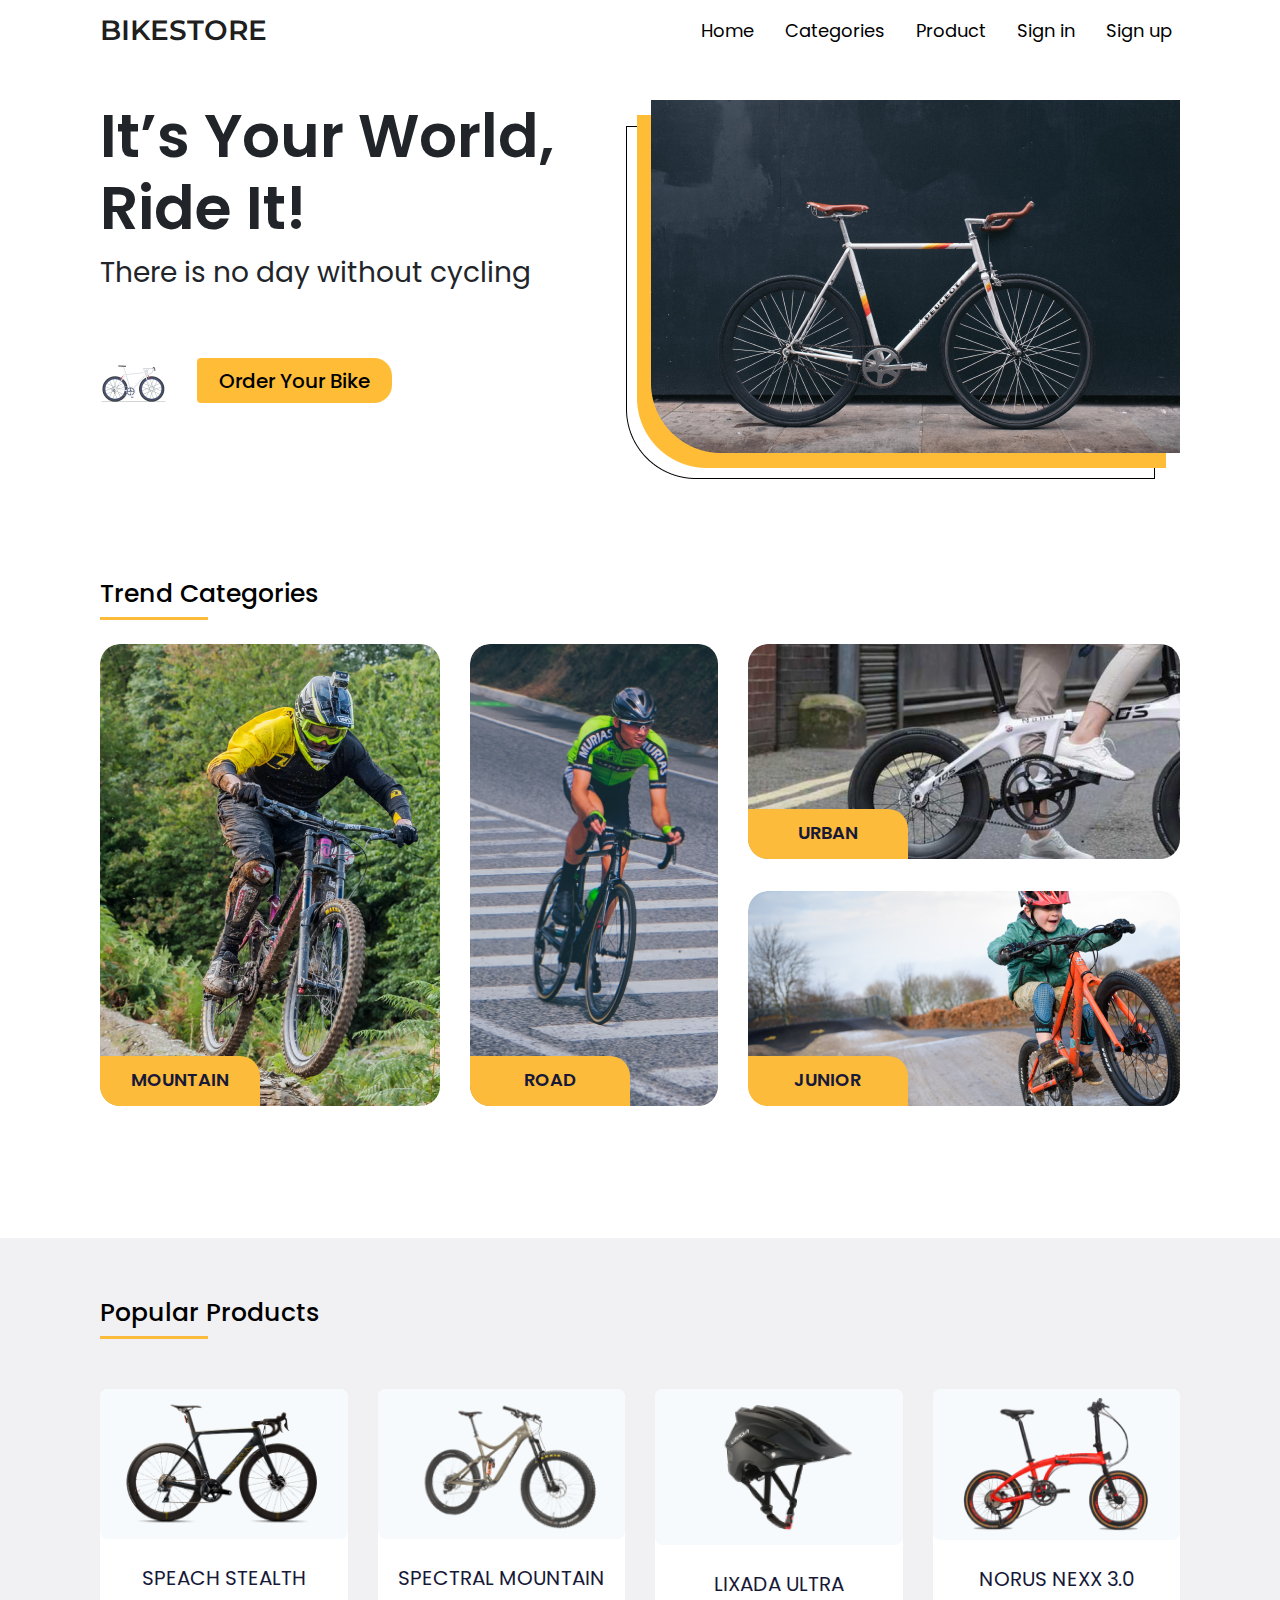
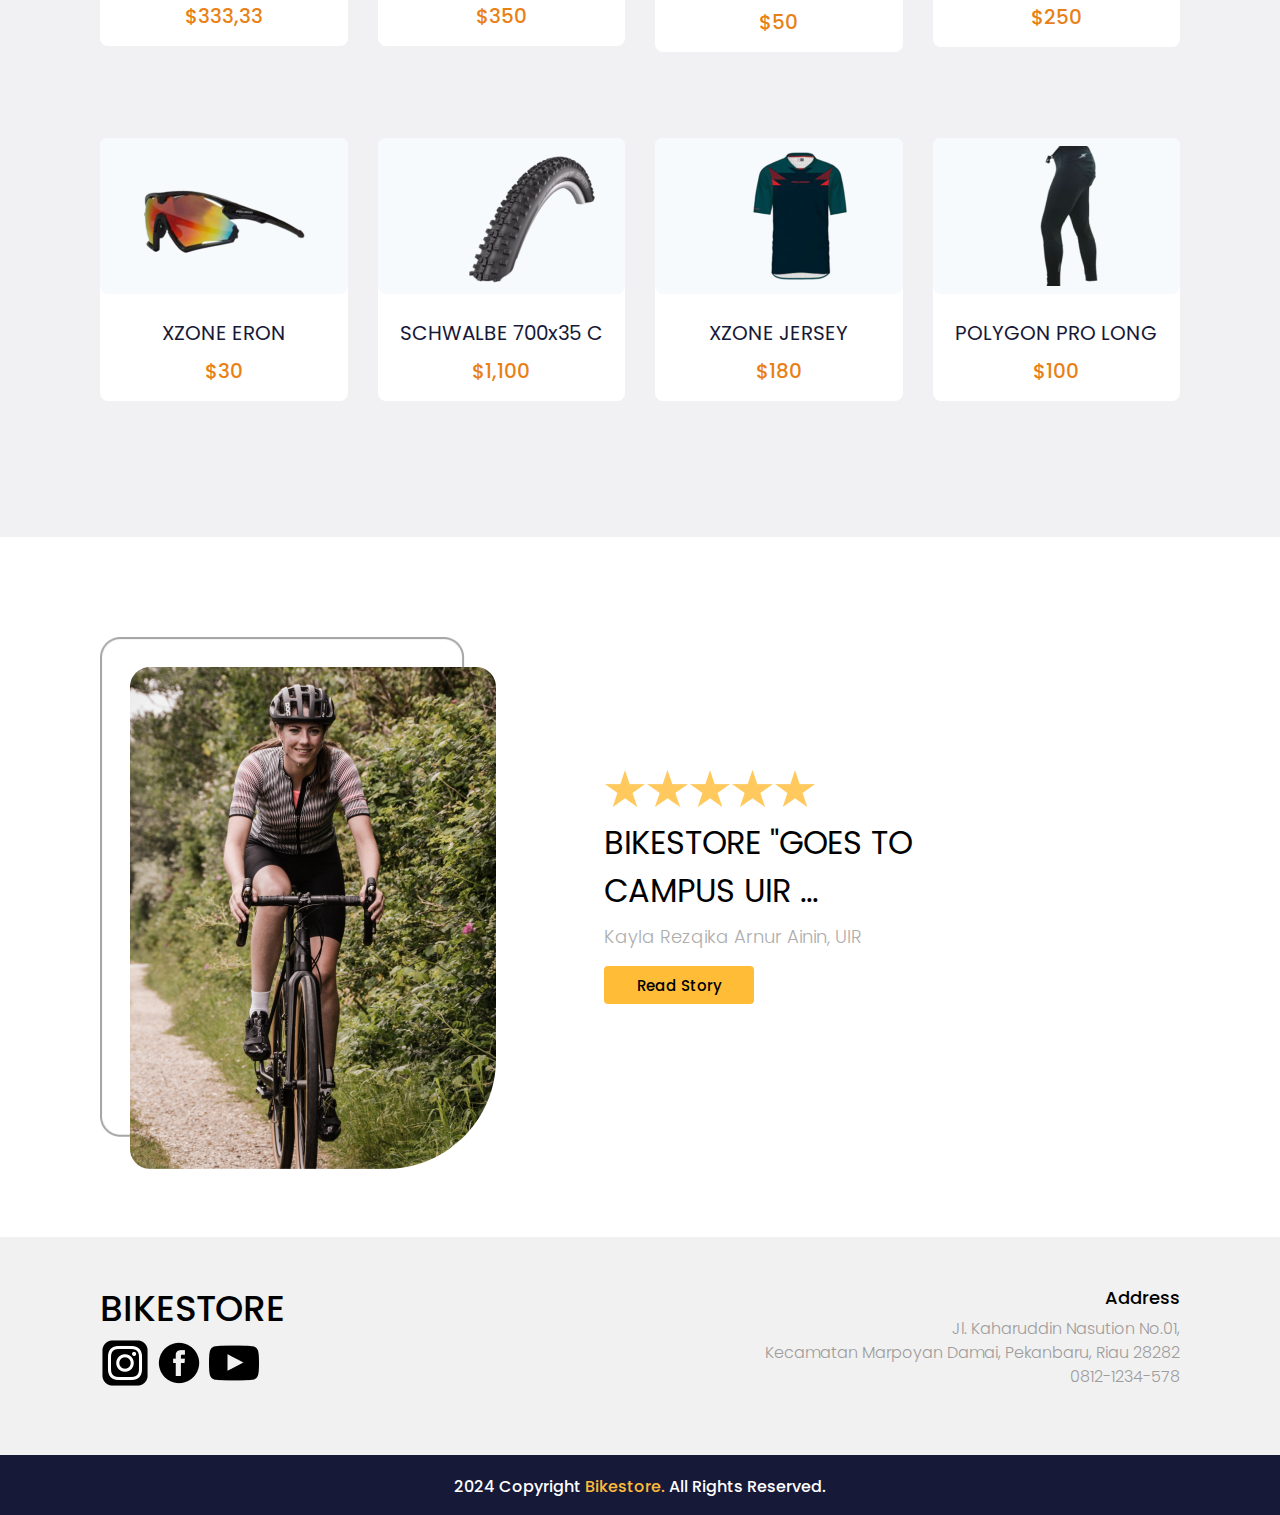
<file: index.html>
<!doctype html>
<html lang="en">
  <head>
    <!-- Required meta tags -->
    <meta charset="utf-8">
    <meta name="viewport" content="width=device-width, initial-scale=1, shrink-to-fit=no">

    <!-- Bootstrap CSS -->
    <link rel="stylesheet" href="https://cdn.jsdelivr.net/npm/bootstrap@4.6.2/dist/css/bootstrap.min.css" integrity="sha384-xOolHFLEh07PJGoPkLv1IbcEPTNtaed2xpHsD9ESMhqIYd0nLMwNLD69Npy4HI+N" crossorigin="anonymous">
    <!-- my css -->
    <link rel="stylesheet" href="frontend/library/css/bootstrap.css">
    <link rel="stylesheet" href="frontend/style/landingpage.css">
    <!-- google font -->
    <link rel="preconnect" href="https://fonts.googleapis.com">
    <link rel="preconnect" href="https://fonts.gstatic.com" crossorigin>
    <link href="https://fonts.googleapis.com/css2?family=Inter:wght@100..900&family=Montserrat:ital,wght@0,100..900;1,100..900&family=Poppins:ital,wght@0,100;0,200;0,300;0,400;0,500;0,600;0,700;0,800;0,900;1,100;1,200;1,300;1,400;1,500;1,600;1,700;1,800;1,900&display=swap" rel="stylesheet">

    <title>Bikestore-KaylaRezqikaArnurAinin</title>
  </head>
  <body>
    <nav class="navbar navbar-expand-lg navbar-light">
        <a class="navbar-brand" href="#">BIKESTORE</a>
        <button class="navbar-toggler" type="button" data-toggle="collapse" data-target="#navbarNav" aria-controls="navbarNav" aria-expanded="false" aria-label="Toggle navigation">
          <span class="navbar-toggler-icon"></span>
        </button>
        <div class="collapse navbar-collapse" id="navbarNav">
          <ul class="navbar-nav ml-auto">
            <li class="nav-item active">
              <a class="nav-link" href="#">Home <span class="sr-only">(current)</span></a>
            </li>
            <li class="nav-item">
              <a class="nav-link" style="margin-left: 15px;" href="#categories">Categories</a>
            </li>
            <li class="nav-item">
              <a class="nav-link" style="margin-left: 15px;" href="#product">Product</a>
            </li>
            <li class="nav-item">
              <a class="nav-link" style="margin-left: 15px;" href="#">Sign in</a>
            </li>
            <li class="nav-item">
              <a class="nav-link" style="margin-left: 15px;" href="#">Sign up</a>
            </li>
          </ul>
        </div>
      </nav>

      <!-- hero section -->
      <section class="hero-section d-flex">
        <div class="hs-kiri">
            <h1>It’s Your World,<br> Ride It!</h1>
            <p>There is no day without cycling</p>
            <div class="d-flex" style="margin-top: 60px;">
                <img src="frontend/img/bicycle-logo12.png" style="width: 67px; height: 39px; margin-top: 10px;">
                <a href="pages/detail.html" type="button" style="margin-left: 15px;">
                    <button class="btn btn-cta">Order Your Bike</button>
                </a>
            </div>
        </div>
        <div class="hs-kanan ml-auto">
            <img src="frontend/img/img-cta.png">
        </div>
      </section>
      <!-- tutup hero section -->

      <!-- trend categories -->
      <section class="trend-categories" id="categories">
        <div class="section-title">
          <h1>Trend&nbsp;Categories</h1>
        </div>
        <div class="row mt-4">
          <div class="col-4 component-categories">
            <div class="tag">
              <span>MOUNTAIN</span>
            </div>
            <a href="pages/detail.html">
              <div class="categories-thumb">
                <div class="categories-img"><img src="frontend/img/mountain.png" alt=""></div>
              </div>
            </a>
          </div>
          <div class="col-3 component-categories">
            <div class="tag">
              <span>ROAD</span>
            </div>
            <a href="">
              <div class="categories-thumb">
                <div class="categories-img"><img src="frontend/img/road.png" alt=""></div>
              </div>
            </a>
          </div>
          <div class="col-5">
            <div class="row">
              <div class="col-12 component-categories">
                <div class="tag">
                  <span>URBAN</span>
                </div>
                <div class="categories-thumb-small">
                  <div class="categories-img"><img src="frontend/img/urban.png" alt=""></div>
                </div>
              </div>
              <div class="col-12 component-categories">
                <div class="tag">
                  <span>JUNIOR</span>
                </div>
                <div class="categories-thumb-small">
                  <div class="categories-img"><img src="frontend/img/junior.png" alt=""></div>
                </div>
              </div>
            </div>
          </div>
        </div>
      </section>
      <!-- tutup trend categories -->

      <!-- popular product -->
      <section class="popular-product" id="product">
        <div class="section-title">
          <h1>Popular&nbsp;Products</h1>
        </div>
        <div class="row">
          <div class="col-3">
            <a href="pages/detail.html" class="component-products d-block">
              <div class="products-img mb-4">
                <img src="frontend/img/product-1.png" class="img-fluid">
              </div>
              <div class="products-text mb-2">
                SPEACH STEALTH
              </div>
              <div class="products-price">
                $333,33
              </div>
            </a>
          </div>
          <div class="col-3">
            <a href="#" class="component-products d-block">
              <div class="products-img mb-4">
                <img src="frontend/img/product-2.png" class="img-fluid">
              </div>
              <div class="products-text mb-2">
                SPECTRAL MOUNTAIN
              </div>
              <div class="products-price">
                $350
              </div>
            </a>
          </div>
          <div class="col-3">
            <a href="#" class="component-products d-block">
              <div class="products-img mb-4">
                <img src="frontend/img/product-3.png" class="img-fluid" style="padding-left: 2rem;">
              </div>
              <div class="products-text mb-2">
                LIXADA ULTRA
              </div>
              <div class="products-price">
                $50
              </div>
            </a>
          </div>
          <div class="col-3">
            <a href="#" class="component-products d-block">
              <div class="products-img mb-4">
                <img src="frontend/img/product-4.png" class="img-fluid">
              </div>
              <div class="products-text mb-2">
                NORUS NEXX 3.0
              </div>
              <div class="products-price">
                $250
              </div>
            </a>
          </div>
          <div class="col-3">
            <a href="#" class="component-products d-block">
              <div class="products-img mb-4">
                <img src="frontend/img/product-5.png" class="img-fluid ml-3">
              </div>
              <div class="products-text mb-2">
                XZONE ERON
              </div>
              <div class="products-price">
                $30
              </div>
            </a>
          </div>
          <div class="col-3">
            <a href="#" class="component-products d-block">
              <div class="products-img mb-4">
                <img src="frontend/img/product-6.png" class="img-fluid" style="padding-left: 4.5rem;">
              </div>
              <div class="products-text mb-2">
                SCHWALBE 700x35 C
              </div>
              <div class="products-price">
                $1,100
              </div>
            </a>
          </div>
          <div class="col-3">
            <a href="#" class="component-products d-block">
              <div class="products-img mb-4">
                <img src="frontend/img/product-7.png" class="img-fluid" style="padding-left: 4.5rem;">
              </div>
              <div class="products-text mb-2">
                XZONE JERSEY
              </div>
              <div class="products-price">
                $180
              </div>
            </a>
          </div>
          <div class="col-3">
            <a href="#" class="component-products d-block">
              <div class="products-img mb-4">
                <img src="frontend/img/product-8.png" class="img-fluid" style="padding-left: 4.5rem;">
              </div>
              <div class="products-text mb-2">
                POLYGON PRO LONG
              </div>
              <div class="products-price">
                $100
              </div>
            </a>
          </div>
        </div>
      </section>
      <!-- tutup popular product -->

      <!-- testimoni -->
      <section class="testimonial">
        <div class="row">
          <div class="col-4">
            <div class="testimonial-hero">
              <img src="frontend/img/testimonial-img.png" class="testimonial-img">
              <img src="frontend/img/Testimonial-frame.png" class="testimonial-frame">
            </div>
          </div>
          <div class="col-1"></div>
          <div class="col-7 my-auto">
            <div class="stars">
              <img src="frontend/img/Stars.png">
            </div>
            <h2 class="testimonial-text">BIKESTORE "GOES TO <br> CAMPUS UIR ...</h2>
            <p class="testimonial-name">Kayla Rezqika Arnur Ainin, UIR</p>
            <a href="pages/detail.html" class="btn btn-testimonial">Read Story</a>
          </div>
        </div>
      </section>
      <!-- tutup testimoni -->

      <!-- footer -->
      <section>
        <div class="footer">
          <div class="row">
            <div class="col-6">
              <h2>Bikestore</h2>
              <a href="#">
                <img src="frontend/img/ig.png">
              </a>
              <a href="#">
                <img src="frontend/img/fb.png">
              </a>
              <a href="#">
                <img src="frontend/img/yt.png">
              </a>
            </div>
            <div class="col-6 text-right">
              <h5>Address</h5>
              <p>Jl. Kaharuddin Nasution No.01, <br>
                Kecamatan Marpoyan Damai, Pekanbaru, Riau 28282 <br>
                0812-1234-578</p>
            </div>
          </div>
        </div>
        <div class="footer-small my-auto">
          <div class="row">
            <div class="col-12">
              <p>2024 Copyright <a href="#">Bikestore.</a> All Rights Reserved.</p>
            </div>
          </div>
        </div>
      </section>
      <!-- tutup footer -->

    <!-- Optional JavaScript; choose one of the two! -->

    <!-- Option 1: jQuery and Bootstrap Bundle (includes Popper) -->
    <script src="https://cdn.jsdelivr.net/npm/jquery@3.5.1/dist/jquery.slim.min.js" integrity="sha384-DfXdz2htPH0lsSSs5nCTpuj/zy4C+OGpamoFVy38MVBnE+IbbVYUew+OrCXaRkfj" crossorigin="anonymous"></script>
    <script src="https://cdn.jsdelivr.net/npm/bootstrap@4.6.2/dist/js/bootstrap.bundle.min.js" integrity="sha384-Fy6S3B9q64WdZWQUiU+q4/2Lc9npb8tCaSX9FK7E8HnRr0Jz8D6OP9dO5Vg3Q9ct" crossorigin="anonymous"></script>
    <script src="../frontend/library/js/bootstrap.js"></script>


  </body>
</html>
</file>
<file: frontend/style/landingpage.css>
html{
    scroll-behavior: smooth;
}

/* navbar */
.navbar{
    padding-left: 100px;
    padding-right: 100px;
    height: 60px;
}
.navbar-brand{
    font-family: 'Montserrat';
    font-weight: 600;
    font-size: 28px;
}
.nav-link{
    font-family: 'Poppins';
    font-weight: 400;
    font-size: 18px;
    transition: all 0.1s ease-in-out;
    color: #000 !important;
}
.nav-link:hover{
    color: #FFBD37 !important;
}
/* tutup navbar */

/* hero-section */
.hero-section{
    margin-top: 40px;
    margin-left: 100px;
    margin-right: 100px;
}
.hs-kiri h1{
    font-family: 'Poppins';
    font-size: 60px;
    font-weight: 600;
}
.hs-kiri p{
    font-family: 'Poppins';
    font-weight: 400;
    font-size: 28px;
}
.btn-cta{
    margin-top: 4px;
    margin-left: 15px;
    width: 195px;
    height: 45px;
    border-top-right-radius: 18px;
    border-bottom-right-radius: 18px;
    background-color: #FFBD37;
    transition: all 0.2s ease-in-out;
    color: #000;
    font-family: 'Poppins';
    font-weight: 500;
    font-size: 20px;
    text-align: center;
}
.btn-cta:hover{
    transform: scale(1.2);
    box-shadow: 0px 4px 6px rgba(0, 0, 0, 0.25);
}
/* tutup hero-section */

/* çategories */
.trend-categories{
    margin: 100px;
}
.section-title{
    color: #000;
    border-bottom: 3px solid #FCBB3A;
    width: 10%;
}
.section-title h1{
    font-family: 'Poppins';
    font-weight: 500;
    font-size: 25px;
    color: #000;
}
.tag{
    z-index: 3;
    background-color: #FCBB3A;
    position: absolute;
    bottom: 0;
    left: 15px;
    width: 160px;
    border-radius: 0px 20px;
    min-height: 50px;
    padding-top: 10px;
    text-align: center;
}

.tag span {
    font-family: 'Poppins';
    font-style: normal;
    font-weight: 600;
    font-size: 18px;
    color: #171938;
    text-align: center;
}

.component-categories{
    margin-bottom: 32px;
}
.categories-thumb{
    width: 100%;
    height: 462px;
    border-radius: 20px;
    overflow: hidden;
    position: relative;
}
.categories-thumb-small{
    width: 100%;
    height: 215px;
    border-radius: 20px;
    overflow: hidden;
    position: relative;
}

.categories-thumb:hover .categories-img{
    transform: scale(1.1);
}

.categories-thumb-small:hover .categories-img{
    transform: scale(1.1);
}

.categories-img{
    transition: all 0.3s ease;
}
/* tutup çategories */

/* popular product */
.popular-product{
    background-color:  #F1F1F3;
    width: auto;
    height: auto;
    padding-left: 100px;
    padding-right: 100px;
    padding-top: 60px;
    padding-bottom: 100px;
}
.component-products {
    margin-top: 50px;
    margin-bottom: 36px;
    background: #ffffff;
    border-radius: 8px;
    border: #000000;
    padding-bottom: 15px;

    transition: all 0.2s ease-in-out;

}

.component-products:hover {
    text-decoration: none;
    transform: scale(1.1);
}

.products-img {
    padding: 0.5rem;
    border-radius: 8px 8px;
    background: #f6fafd;

    transition: all 0.3s ease;
}

.products-text {
    font-family: 'Poppins';
    font-weight: 400;
    font-size: 20px;
    text-align: center;

    color: #171938;

}

.products-price{
    font-family: 'Poppins';
    font-weight: 500;
    font-size: 20px;
    text-align: center;

    color: #E98015;
}
/* tutup popular product */

/* Testimonial */
.testimonial {
    margin-top: 80px;
    margin-left: 100px;
    margin-top: 100px;
}

.testimonial-img {
    z-index: 1;
    position: absolute;
    margin: 30px 0px 0px 30px;
}

.testimonial-frame {
    width: 365px;
    height: 500px;
}

.testimonial-text {
    margin-top: 8px;
    margin-bottom: 8px;

    font-family: 'Poppins';
    font-style: normal;
    font-weight: 400;
    font-size: 32px;
    line-height: 48px;

    color: #000000;
}

.testimonial-name{
    font-family: 'Poppins';
    font-style: normal;
    font-weight: 300;
    font-size: 18px;
    line-height: 27px;
    /* identical to box height */


    color: #ADADAD;
}

.btn-testimonial{
    background: #FFBD37;

    width: 150px;
    height: 38px;

    font-family: 'Poppins';
    font-style: normal;
    font-weight: 500;
    font-size: 15px;
    line-height: 170%;

    color: #000000;
    
    transition: all 0.3s ease;
    
}

.btn-testimonial:hover {
    box-shadow: 0px 6px 12px 2px rgba(0, 0, 0, 0.25);
    border-radius: 5px;

    transform: scale(1.1);
}
/* Tutup Testimonial */


/* footer */
.footer {
    background-color: #f1f1f1;
    margin-top: 100px;
    padding-top: 50px;
    padding-bottom: 50px;
    padding-left: 100px;
    padding-right: 100px;
}

.footer h2 {
    font-family: 'Poppins';
    font-weight: 500;
    font-size: 36px;
    text-transform: uppercase;

    color: #000000;
}

.footer h5 {
    font-family: 'Poppins';
    font-style: normal;
    font-weight: 500;
    font-size: 18px;

    color: #000000;

}

.footer p {
    font-family: 'Poppins';
    font-style: normal;
    font-weight: 300;
    font-size: 16px;
    color: #9F9C9C;
}

.footer-small {
    background-color: #171938;
    text-align: center;
}

.footer-small p {
    font-family: 'Poppins';
    font-style: normal;
    font-weight: 500;
    font-size: 16px;

    margin-top: 20px;

    color: #ffffff;
}

.footer-small a {
    font-weight: 500;
    font-size: 16px;

    text-decoration: none;

    color: #FCBB3A;;
}
/* Tutup footer */
</file>
